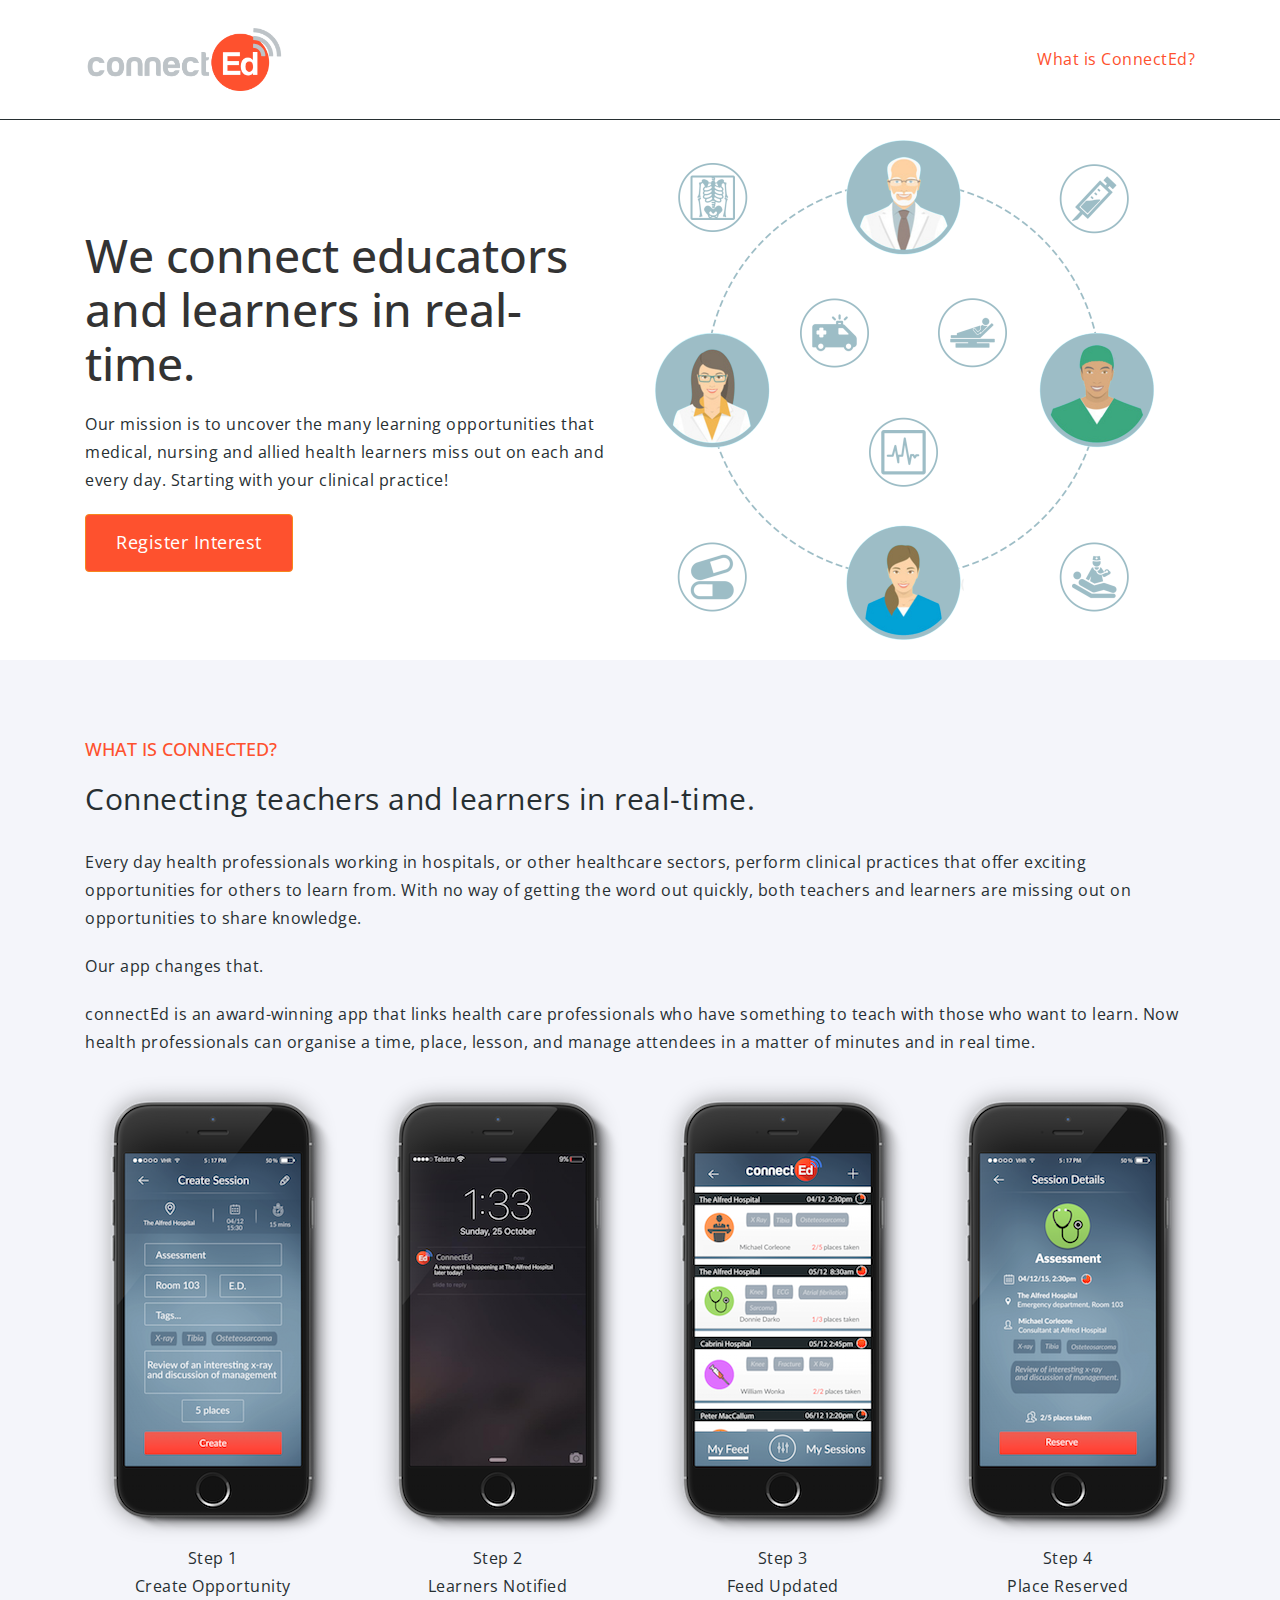
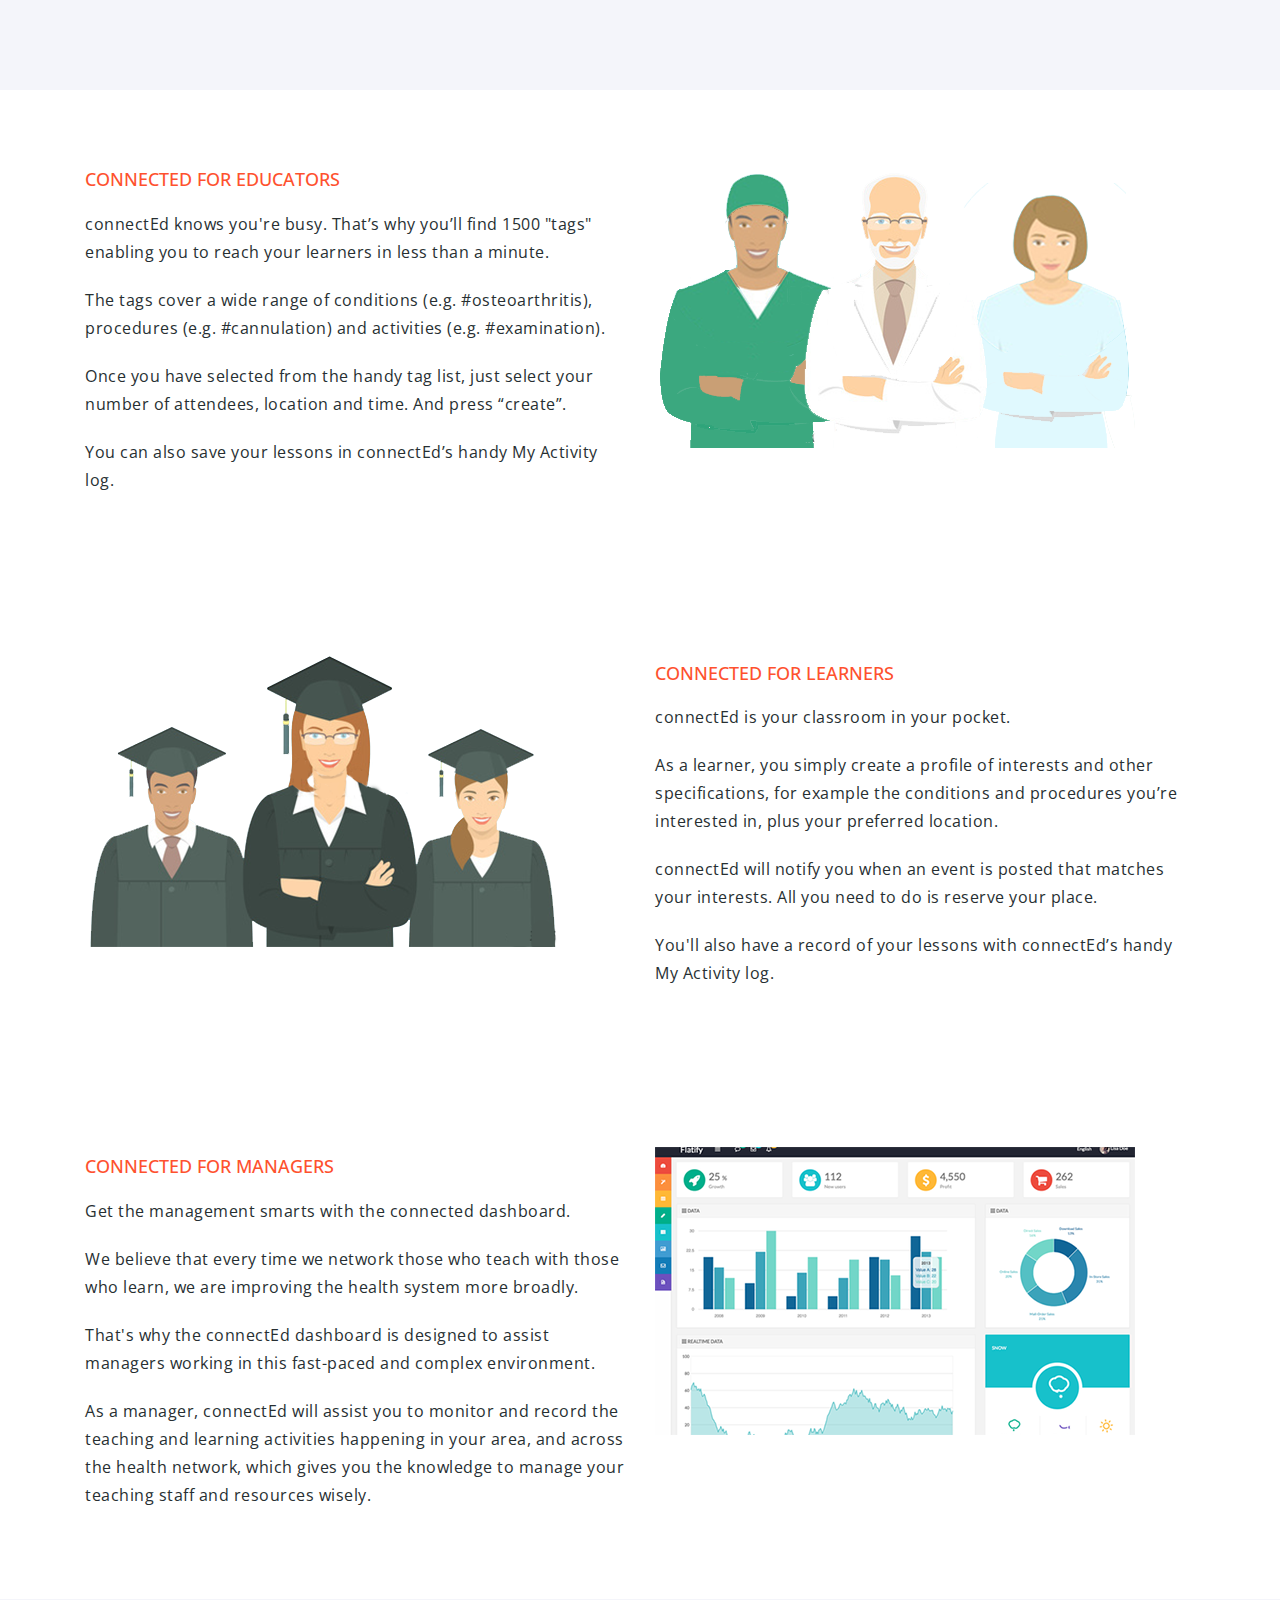
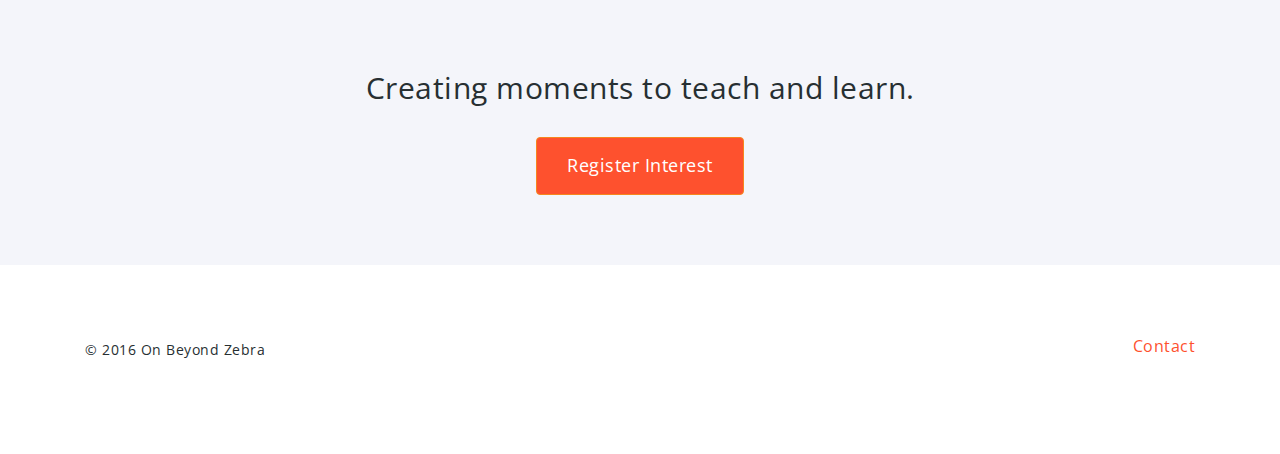
<file: index.html>
<!doctype html>

<html lang="en">
<head>
  <meta charset="utf-8">

  <title>Connected Team App</title>
  <meta name="description" content="Connected Team App">
  <meta name="author" content="On Beyond Zebra Pty. Ltd.">

  <meta name="viewport" content="width=device-width, initial-scale=1">

  <link rel="stylesheet" href="css/bootstrap.min.css">
  <link rel="stylesheet" href="css/styles.css">
  <link href='http://fonts.googleapis.com/css?family=Lato&subset=latin,latin-ext' rel='stylesheet' type='text/css'>

  <link rel="shortcut icon" href="img/favicon.ico" type="image/x-icon">
  <link rel="icon" href="img/favicon.ico" type="image/x-icon">

  <!--[if lt IE 9]>
  <script src="http://html5shiv.googlecode.com/svn/trunk/html5.js"></script>
  <![endif]-->
</head>

<body>

  <nav class="verticalAlign">
    <div class="container verticalAlign">
      <div class="col-md-3">
        <img id="logo" src="img/logo_orange_vibrant.png">
      </div>
      <div class="col-md-9 text-right hidden-sm hidden-xs">
        <a href="" id="whatHeadLink">What is ConnectEd?</a>
      </div>
    </div>
  </nav>

  <header class="bgPrimary herotron">
    <div class="container verticalAlign">
      <div class="col-md-6 col-sm-12">
        <h1>We connect educators and learners in real-time.</h1>
        <p>
          Our mission is to uncover the many learning opportunities that
          medical, nursing and allied health learners miss out on each and
          every day. Starting with your clinical practice!
        </p>
        <!--<a href="" class="btn btn-success headerCta" data-toggle="modal" data-target="#demoModal">View Live Demo</a> -->
        <!-- <a href="img/connectEd%20Trial%20Information.pdf" class="btn btn-success headerCta">Download Instruction Book</a> -->
        <a href="https://limbera.typeform.com/to/VfuOzZ" class="btn btn-success headerCta">Register Interest</a>
      </div>
      <div class="col-md-6 hidden-sm hidden-xs">
        <img id="banner" src="img/banner.png">
      </div>
    </div>
  </header>

  <section class="bgSecondary">
    <div class="container">
      <div id="whatExplanation" class="col-md-12">
        <h4>What Is ConnectEd?</h4>
        <p class="lead">Connecting teachers and learners in real-time.</p>
        <p>
          Every day health professionals working in hospitals, or other healthcare
          sectors, perform clinical practices that offer exciting opportunities for
          others to learn from. With no way of getting the word out quickly, both
          teachers and learners are missing out on opportunities to share knowledge.
        </p>
        <p class="emphasis">
          Our app changes that.
        </p>
        <p>
          connectEd is an award-winning app that links health
          care professionals who have something to teach with those who want to learn.
          Now health professionals can organise a time, place, lesson, and manage
          attendees in a matter of minutes and in real time.
        </p>
      </div>
    </div>

    <!-- Only visible on md and lg -->
    <div id="screenshotsDesktop" class="visible-md visible-lg">
      <div class="container text-center">
        <div class="col-md-3">
          <img class="screenshot" src="img/screenshot_1.png">
        </div>
        <div class="col-md-3">
          <img class="screenshot" src="img/screenshot_4.png">
        </div>
        <div class="col-md-3">
          <img class="screenshot" src="img/screenshot_2.png">
        </div>
        <div class="col-md-3">
          <img class="screenshot" src="img/screenshot_3.png">
        </div>

        <div class="col-md-3">
          <p>
            Step 1<br>
            Create Opportunity
          </p>
        </div>
        <div class="col-md-3">
          <p>
            Step 2<br>
            Learners Notified
          </p>
        </div>
        <div class="col-md-3">
          <p>
            Step 3<br>
            Feed Updated
          </p>
        </div>
        <div class="col-md-3">
          <p>
            Step 4<br>
            Place Reserved
          </p>
        </div>
      </div>
    </div><!-- Only visible on md and lg -->

    <!-- Only visible on sm and xs -->
    <div id="screenshotsMobile" class="visible-xs visible-sm">
      <div class="container text-center">
        <div class="col-sm-12 col-md-3">
          <img class="screenshot" src="img/screenshot_1.png">
        </div>
        <div class="col-sm-12 col-md-3">
          <p>
            Step 1<br>
            Create Opportunity
          </p>
        </div>
        <div class="col-sm-12 col-md-3">
          <img class="screenshot" src="img/screenshot_4.png">
        </div>
        <div class="col-sm-12 col-md-3">
          <p>
            Step 2<br>
            Learners Notified
          </p>
        </div>
        <div class="col-sm-12 col-md-3">
          <img class="screenshot" src="img/screenshot_2.png">
        </div>
        <div class="col-sm-12 col-md-3">
          <p>
            Step 3<br>
            Feed Updated
          </p>
        </div>
        <div class="col-sm-12 col-md-3">
          <img class="screenshot" src="img/screenshot_3.png">
        </div>
        <div class="col-sm-12 col-md-3">
          <p>
            Step 4<br>
            Place Reserved
          </p>
        </div>
      </div>
    </div>
  </section><!-- Only visible on sm and xs -->


  <section class="bgPrimary users">
    <div class="container">
      <div class="col-md-6">
        <h4>ConnectEd for Educators</h4>
        <p class="">
          connectEd knows you're busy. That’s why you’ll find 1500 "tags"
          enabling you to reach your learners in less than a minute.
        </p>
        <p>
          The tags cover a wide range of conditions (e.g. #osteoarthritis),
          procedures (e.g. #cannulation) and activities (e.g. #examination).
        </p>
        <p>
          Once you have selected from the handy tag list, just select your
          number of attendees, location and time. And press “create”.
        </p>
        <p>
          You can
          also save your lessons in connectEd’s handy My Activity log.
        </p>
        <!-- <a href="">Learn more...</a> -->
      </div>
      <div class="col-md-6">
        <img src="img/connected_for_educators.png">
      </div>
    </div>
  </section>

  <section class="bgPrimary users">
    <div class="container">
      <div class="col-sm-12 col-md-6 col-md-push-6">
        <h4>ConnectEd for Learners</h4>
        <p>
          connectEd is your classroom in your pocket.
        </p>
        <p>
          As a learner, you simply create a profile of interests and other
          specifications, for example the conditions and procedures you’re
          interested in, plus your preferred location.
        </p>
        <p>
          connectEd will notify you when an event is posted that matches
          your interests. All you need to do is reserve your place.
        </p>
        <p>
          You'll also have a record of your lessons with connectEd’s handy My Activity log.
        </p>
        <!-- <a href="">Learn more...</a> -->
      </div>
      <div class="col-sm-12 col-md-6 col-md-pull-6">
        <img src="img/connected_for_learners.png">
      </div>
    </div>
  </section>

  <section class="bgPrimary users">
    <div class="container">
      <div class="col-md-6">
        <h4>ConnectEd for Managers</h4>
        <p>
          Get the management smarts with the connected dashboard.
        </p>
        <p>
          We believe that every time we network those who teach with those who learn,
          we are improving the health system more broadly.
        </p>
        <p>
          That's why the connectEd dashboard is designed to assist managers working
          in this fast-paced and complex environment.
        </p>
        <p>
          As a manager, connectEd will assist you to monitor and record the teaching
          and learning activities happening in your area, and across the health
          network, which gives you the knowledge to manage your teaching staff and resources wisely.
        </p>
        <!-- <a href="">Learn more...</a> -->
      </div>
      <div class="col-md-6">
        <img src="img/connected_for_administrators.png">
      </div>
    </div>
  </section>

  <section class="bgSecondary">
    <div class="container text-center">
      <div class="col-md-12">
        <p class="lead">Creating moments to teach and learn.</p>
        <!--<a href="" class="btn btn-success headerCta" data-toggle="modal" data-target="#demoModal">View Live Demo</a> -->
        <!-- <a href="img/connectEd%20Trial%20Information.pdf" class="btn btn-success headerCta">Download Instruction Book</a> -->
        <a href="https://limbera.typeform.com/to/VfuOzZ" class="btn btn-success headerCta">Register Interest</a>
      </div>
    </div>
  </section>

  <section class="bgPrimary">
    <div class="container">
      <div class="col-xs-9">
        <p><small>© 2016 On Beyond Zebra</small></p>
      </div>
      <div class="col-xs-3 text-right">
        <a href="https://limbera.typeform.com/to/VfuOzZ">Contact</a>
      </div>
    </div>
  </section>


  <!-- Modal -->
  <div class="modal fade" id="demoModal" tabindex="-1" role="dialog" aria-labelledby="myModalLabel">
    <div class="modal-dialog" role="document">
      <div class="modal-content">
        <div class="modal-header">
          <button type="button" class="close" data-dismiss="modal" aria-label="Close"><span aria-hidden="true">&times;</span></button>
          <h4 class="modal-title">Live Demo</h4>
        </div>
        <form id="demoForm" class="form">
          <div class="modal-body">
            <p>
               Leave your details here to be contacted for a live demo.
            </p>
            <div class="form-group">
              <label class="sr-only" for="name">Name</label>
              <input type="text" class="form-control" id="name" name="entry.1216290066" placeholder="Name">
            </div>
            <div class="form-group">
              <label class="sr-only" for="phone">Phone Number</label>
              <input type="text" class="form-control" id="phone" name="entry.1876550738" placeholder="Phone">
            </div>
            <div class="form-group">
              <label class="sr-only" for="email">Email</label>
              <input type="text" class="form-control" id="email" name="entry.1589502254" placeholder="Email">
            </div>
            <div class="form-group">
              <label class="sr-only" for="institution">Institution</label>
              <input type="text" class="form-control" id="institution" name="entry.546673556" placeholder="Institution">
            </div>
            <span id="helpBlock" class="help-block hidden">Thanks! We'll be in touch.</span>
          </div>
          <div class="modal-footer">
            <button type="button" class="btn btn-default" data-dismiss="modal">Close</button>
            <button type="button" onClick="postContactToGoogle()" class="btn btn-success">View Demo</button>
          </div>
        </form>
      </div>
    </div>
  </div><!-- Modal -->

  <script src="js/jquery-1.12.0.min.js"></script>
  <script src="js/bootstrap.min.js"></script>
  <script src="js/scripts.js"></script>
</body>
</html>
</file>
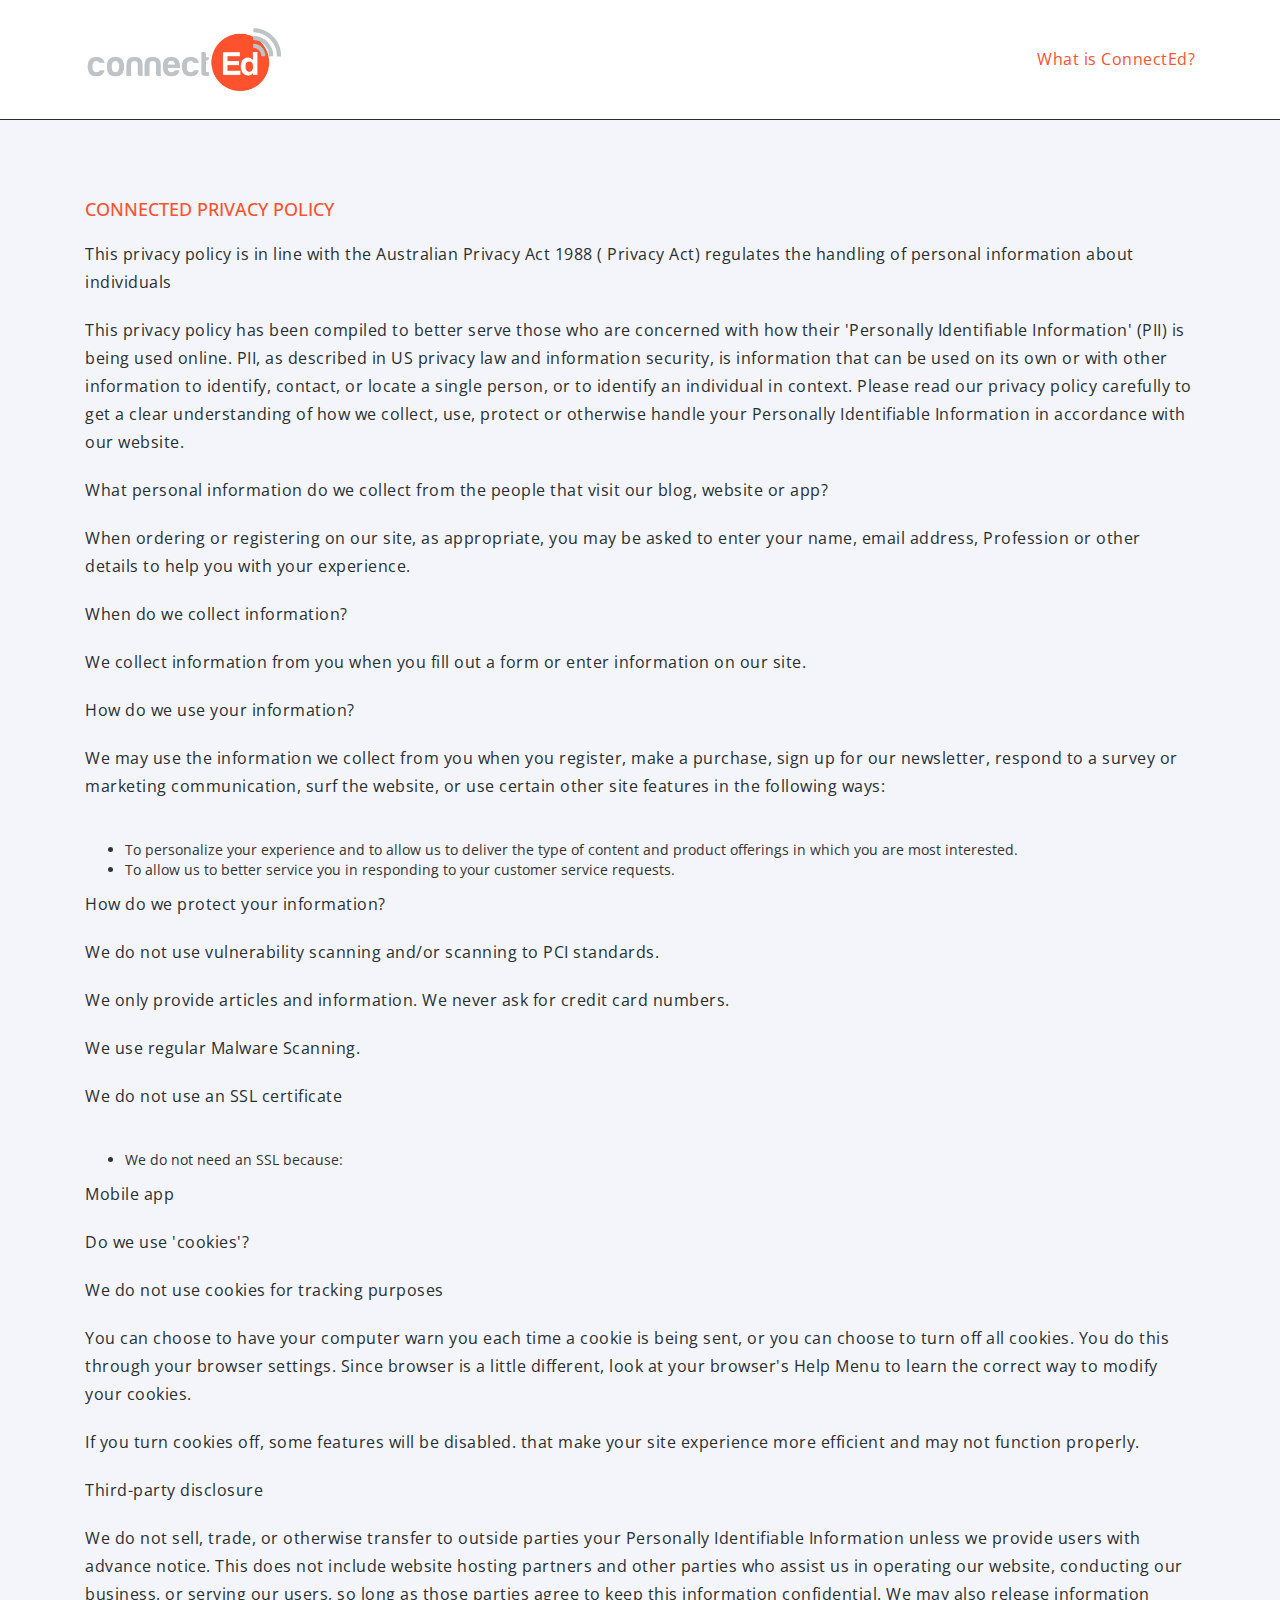
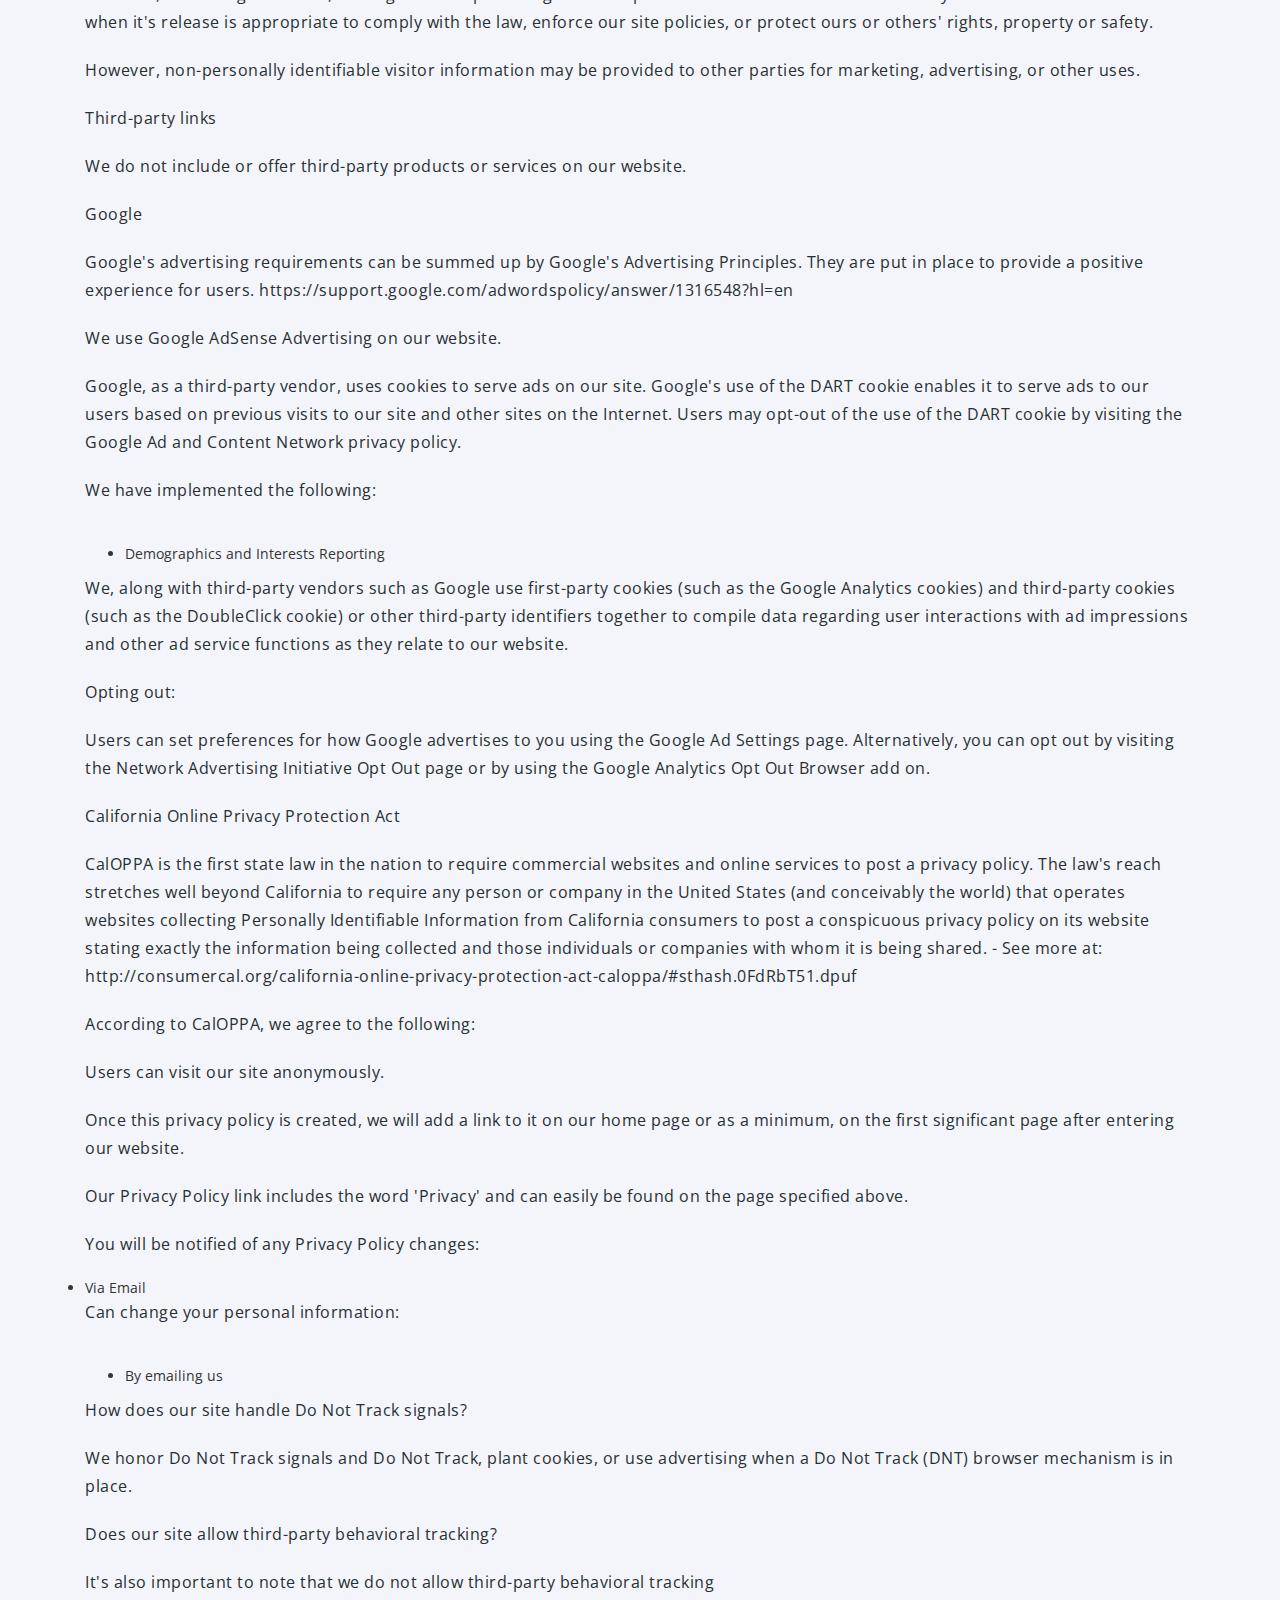
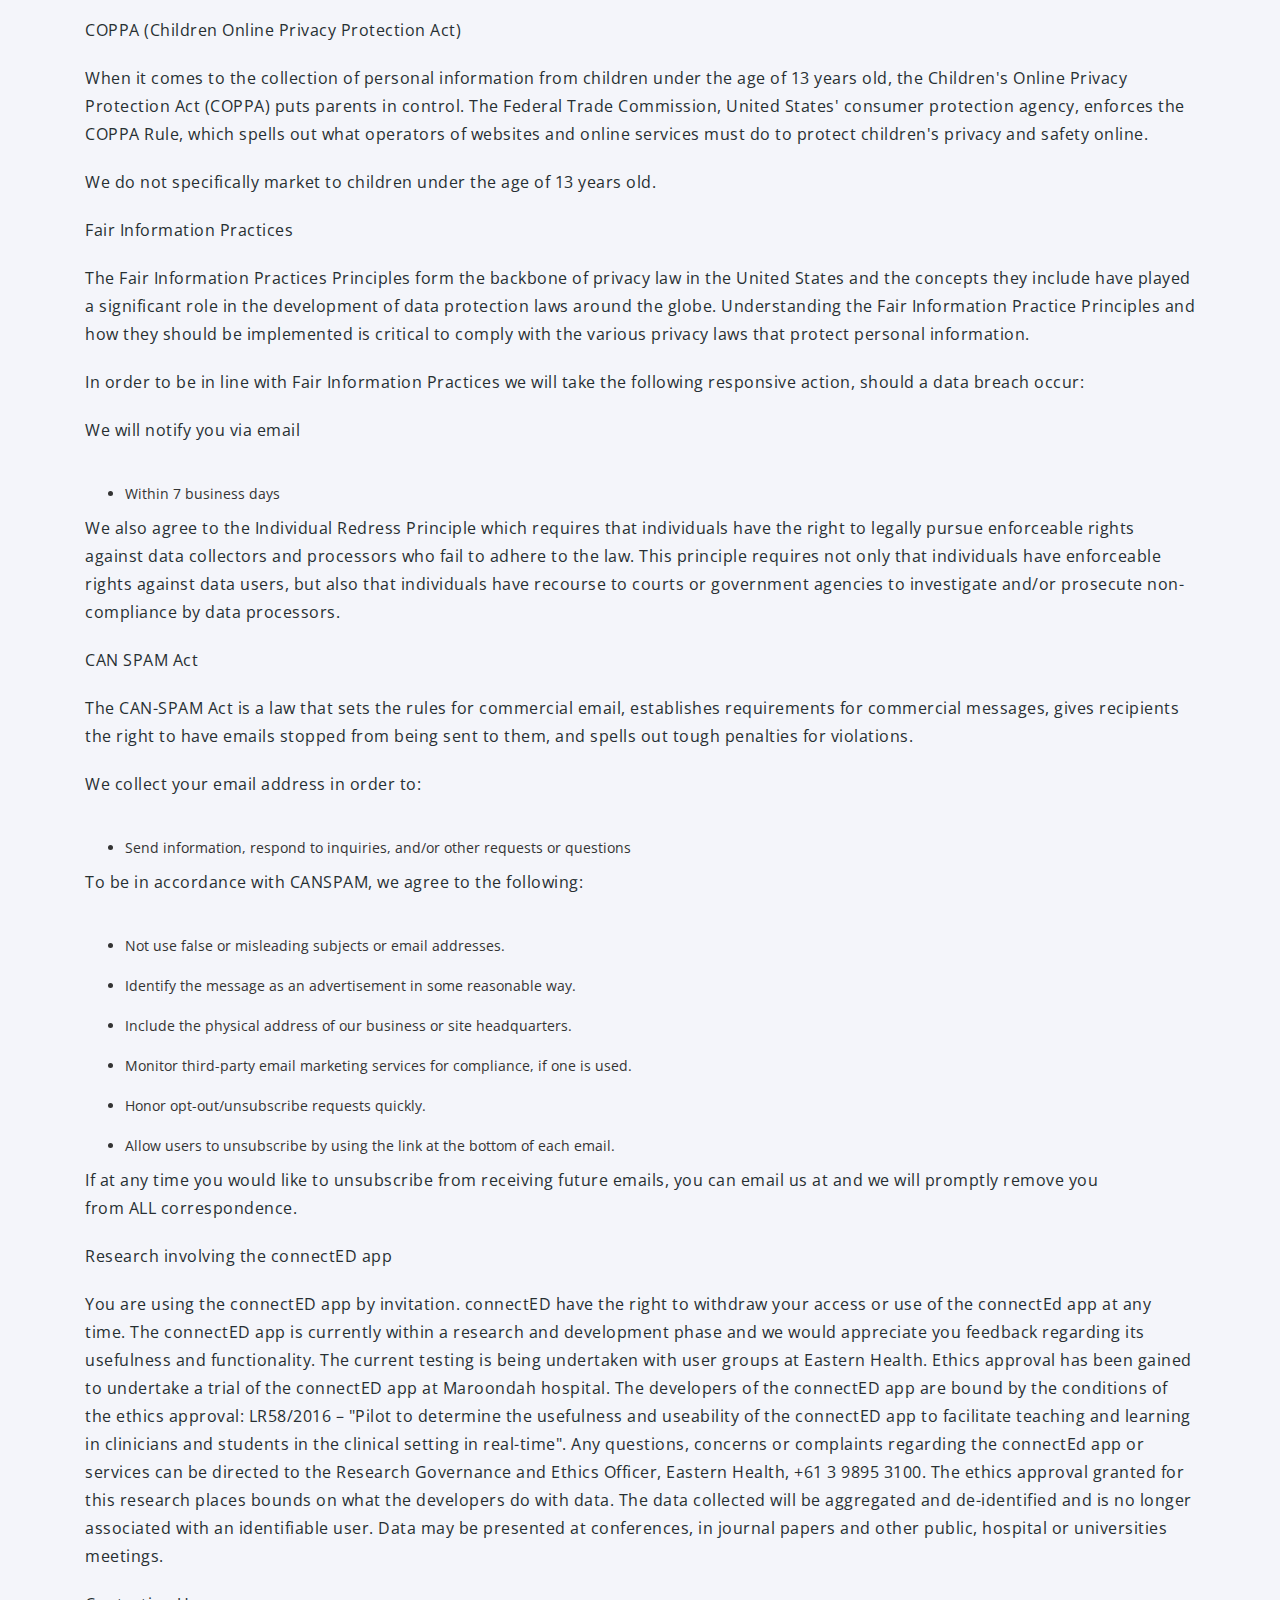
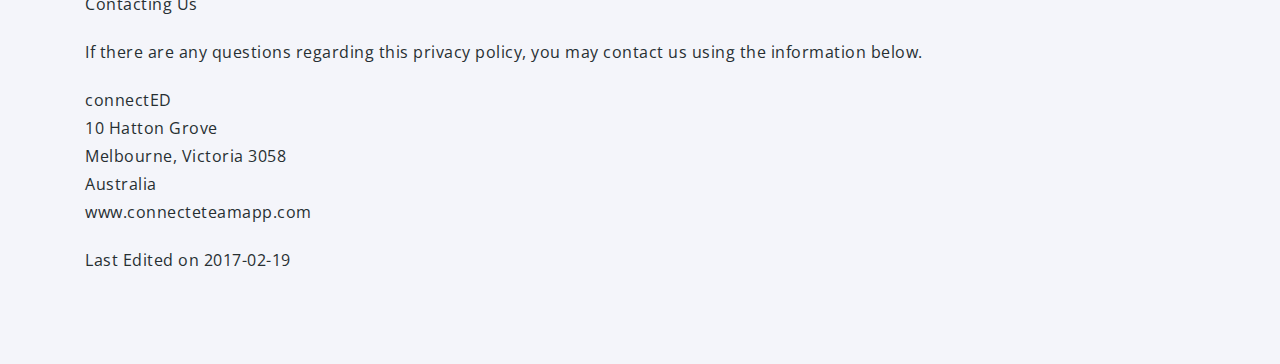
<file: privacy.html>
<!doctype html>

<html lang="en">
<head>
  <meta charset="utf-8">

  <title>Connected Team App</title>
  <meta name="description" content="Connected Team App">
  <meta name="author" content="On Beyond Zebra Pty. Ltd.">

  <meta name="viewport" content="width=device-width, initial-scale=1">

  <link rel="stylesheet" href="css/bootstrap.min.css">
  <link rel="stylesheet" href="css/styles.css">
  <link href='http://fonts.googleapis.com/css?family=Lato&subset=latin,latin-ext' rel='stylesheet' type='text/css'>

  <link rel="shortcut icon" href="img/favicon.ico" type="image/x-icon">
  <link rel="icon" href="img/favicon.ico" type="image/x-icon">

  <!--[if lt IE 9]>
  <script src="http://html5shiv.googlecode.com/svn/trunk/html5.js"></script>
  <![endif]-->
</head>

<body>

  <nav class="verticalAlign">
    <div class="container verticalAlign">
      <div class="col-md-3">
        <img id="logo" src="img/logo_orange_vibrant.png">
      </div>
      <div class="col-md-9 text-right hidden-sm hidden-xs">
        <a href="" id="whatHeadLink">What is ConnectEd?</a>
      </div>
    </div>
  </nav>

  <section class="bgSecondary">
    <div class="container">
      <div id="whatExplanation" class="col-md-12">
        <h4>connectEd Privacy Policy</h4>

<p>This privacy policy is in line with the Australian Privacy Act 1988 ( Privacy Act) regulates the handling of personal information about individuals</p>
<p>This privacy policy has been compiled to better serve those who are concerned with how their 'Personally Identifiable Information' (PII) is being used online. PII, as described in US privacy law and information security, is information that can be used on its own or with other information to identify, contact, or locate a single person, or to identify an individual in context. Please read our privacy policy carefully to get a clear understanding of how we collect, use, protect or otherwise handle your Personally Identifiable Information in accordance with our website.</p>

<p>What personal information do we collect from the people that visit our blog, website or app?</p>

<p>When ordering or registering on our site, as appropriate, you may be asked to enter your name, email address, Profession or other details to help you with your experience.</p>

<p>When do we collect information?</p>

<p>We collect information from you when you fill out a form or enter information on our site.</p>


<p>How do we use your information?</p>

<p>We may use the information we collect from you when you register, make a purchase, sign up for our newsletter, respond to a survey or marketing communication, surf the website, or use certain other site features in the following ways:</p>
<ul>      
  <li>To personalize your experience and to allow us to deliver the type of content and product offerings in which you are most interested.</li>
  <li>To allow us to better service you in responding to your customer service requests.</li>
</ul>
<p>How do we protect your information?</p>

<p>We do not use vulnerability scanning and/or scanning to PCI standards.</p>
<p>We only provide articles and information. We never ask for credit card numbers.</p>
<p>We use regular Malware Scanning.</p>
<p>We do not use an SSL certificate</p>
<ul>
      <li>We do not need an SSL because:</li>
</ul>
<p>Mobile app</p>

<p>Do we use 'cookies'?</p>

<p>We do not use cookies for tracking purposes</p>

<p>You can choose to have your computer warn you each time a cookie is being sent, or you can choose to turn off all cookies. You do this through your browser settings. Since browser is a little different, look at your browser's Help Menu to learn the correct way to modify your cookies.</p>

<p>If you turn cookies off, some features will be disabled. that make your site experience more efficient and may not function properly.</p>



<p>Third-party disclosure</p>

<p>We do not sell, trade, or otherwise transfer to outside parties your Personally Identifiable Information unless we provide users with advance notice. This does not include website hosting partners and other parties who assist us in operating our website, conducting our business, or serving our users, so long as those parties agree to keep this information confidential. We may also release information when it's release is appropriate to comply with the law, enforce our site policies, or protect ours or others' rights, property or safety. </p>

<p>However, non-personally identifiable visitor information may be provided to other parties for marketing, advertising, or other uses.</p>

<p>Third-party links</p>

<p>We do not include or offer third-party products or services on our website.</p>

<p>Google</p>
<p>Google's advertising requirements can be summed up by Google's Advertising Principles. They are put in place to provide a positive experience for users. https://support.google.com/adwordspolicy/answer/1316548?hl=en </p>
<p>We use Google AdSense Advertising on our website.</p>

<p>Google, as a third-party vendor, uses cookies to serve ads on our site. Google's use of the DART cookie enables it to serve ads to our users based on previous visits to our site and other sites on the Internet. Users may opt-out of the use of the DART cookie by visiting the Google Ad and Content Network privacy policy.</p>

<p>We have implemented the following:</p>
<ul>
      <li>Demographics and Interests Reporting</li>
</ul>

<p>We, along with third-party vendors such as Google use first-party cookies (such as the Google Analytics cookies) and third-party cookies (such as the DoubleClick cookie) or other third-party identifiers together to compile data regarding user interactions with ad impressions and other ad service functions as they relate to our website.</p>

<p>Opting out:</p>
<p>Users can set preferences for how Google advertises to you using the Google Ad Settings page. Alternatively, you can opt out by visiting the Network Advertising Initiative Opt Out page or by using the Google Analytics Opt Out Browser add on.</p>

<p>California Online Privacy Protection Act</p>

<p>CalOPPA is the first state law in the nation to require commercial websites and online services to post a privacy policy. The law's reach stretches well beyond California to require any person or company in the United States (and conceivably the world) that operates websites collecting Personally Identifiable Information from California consumers to post a conspicuous privacy policy on its website stating exactly the information being collected and those individuals or companies with whom it is being shared. - See more at: http://consumercal.org/california-online-privacy-protection-act-caloppa/#sthash.0FdRbT51.dpuf</p>

<p>According to CalOPPA, we agree to the following:</p>
<p>Users can visit our site anonymously.</p>
<p>Once this privacy policy is created, we will add a link to it on our home page or as a minimum, on the first significant page after entering our website.</p>
<p>Our Privacy Policy link includes the word 'Privacy' and can easily be found on the page specified above.</p>

<p>You will be notified of any Privacy Policy changes:
     <li>Via Email</li>
<p>Can change your personal information:</p>
<ul>
     <li>By emailing us</li>
</ul>

<p>How does our site handle Do Not Track signals?</p>
<p>We honor Do Not Track signals and Do Not Track, plant cookies, or use advertising when a Do Not Track (DNT) browser mechanism is in place.</p>

<p>Does our site allow third-party behavioral tracking?</p>
<p>It's also important to note that we do not allow third-party behavioral tracking</p>

<p>COPPA (Children Online Privacy Protection Act)</p>

<p>When it comes to the collection of personal information from children under the age of 13 years old, the Children's Online Privacy Protection Act (COPPA) puts parents in control. The Federal Trade Commission, United States' consumer protection agency, enforces the COPPA Rule, which spells out what operators of websites and online services must do to protect children's privacy and safety online.</p>
<p>We do not specifically market to children under the age of 13 years old.</p>

<p>Fair Information Practices</p>

<p>The Fair Information Practices Principles form the backbone of privacy law in the United States and the concepts they include have played a significant role in the development of data protection laws around the globe. Understanding the Fair Information Practice Principles and how they should be implemented is critical to comply with the various privacy laws that protect personal information.</p>
<p>In order to be in line with Fair Information Practices we will take the following responsive action, should a data breach occur:</p>
<p>We will notify you via email</p>
<ul>
      <li>Within 7 business days</li>
</ul>

<p>We also agree to the Individual Redress Principle which requires that individuals have the right to legally pursue enforceable rights against data collectors and processors who fail to adhere to the law. This principle requires not only that individuals have enforceable rights against data users, but also that individuals have recourse to courts or government agencies to investigate and/or prosecute non-compliance by data processors.</p>

<p>CAN SPAM Act</p>

<p>The CAN-SPAM Act is a law that sets the rules for commercial email, establishes requirements for commercial messages, gives recipients the right to have emails stopped from being sent to them, and spells out tough penalties for violations.</p>
<p>We collect your email address in order to:</p>
<ul>
      <li>Send information, respond to inquiries, and/or other requests or questions</li>
</ul>
<p>To be in accordance with CANSPAM, we agree to the following:</p>
<ul>
     <li>Not use false or misleading subjects or email addresses.</li>
     <li>Identify the message as an advertisement in some reasonable way.</li>
     <li>Include the physical address of our business or site headquarters.</li>
     <li>Monitor third-party email marketing services for compliance, if one is used.</li>
     <li>Honor opt-out/unsubscribe requests quickly.</li>
     <li>Allow users to unsubscribe by using the link at the bottom of each email.</li>
</ul>

<p>If at any time you would like to unsubscribe from receiving future emails, you can email us at and we will promptly remove you from ALL correspondence.</p>

<p>Research involving the connectED app</p>

<p>You are using the connectED app by invitation. connectED have the right to withdraw your access or use of the connectEd app at any time. The connectED app is currently within a research and development phase and we would appreciate you feedback regarding its usefulness and functionality. The current testing is being undertaken with user groups at Eastern Health. Ethics approval has been gained to undertake a trial of the connectED app at Maroondah hospital. The developers of the connectED app are bound by the conditions of the ethics approval: LR58/2016 – "Pilot to determine the usefulness and useability of the connectED app to facilitate teaching and learning in clinicians and students in the clinical setting in real-time". Any questions, concerns or complaints regarding the connectEd app or services can be directed to the Research Governance and Ethics Officer, Eastern Health, +61 3 9895 3100. The ethics approval granted for this research places bounds on what the developers do with data. The data collected will be aggregated and de-identified and is no longer associated with an identifiable user. Data may be presented at conferences, in journal papers and other public, hospital or universities meetings.</p>

<p>Contacting Us</p>

<p>If there are any questions regarding this privacy policy, you may contact us using the information below.</p>

<p>connectED<br>
10 Hatton Grove<br>
Melbourne, Victoria 3058<br>
Australia<br>
www.connecteteamapp.com</p>

<p>Last Edited on 2017-02-19</p>



      </div>
    </div>

  <script src="js/jquery-1.12.0.min.js"></script>
  <script src="js/bootstrap.min.js"></script>
  <script src="js/scripts.js"></script>
</body>
</html>
</file>
<file: css/styles.css>
@import url(https://fonts.googleapis.com/css?family=Open+Sans:400,300,600);


/* ----------- Page elements ----------- */
body {
    font-family: 'Open Sans', sans-serif;
}
nav {
    height: 120px;
    border-bottom: 1px solid rgb(39, 47, 50);
}
header {
    padding: 20px 0px;
}
section {
    padding: 70px 0px;
}

/* ----------- Typography ----------- */
h1 {
    font-size: 46px;
    line-height: 54px;
    margin-bottom: 20px;
}
h4 {
    text-transform: uppercase;
    color: #fe512e;
    margin-bottom: 20px;
}
p.lead {
    font-size: 30px;
    font-weight: 400;
    line-height: 38px;
    margin-bottom: 30px;
}
p {
    font-size: 16px;
    letter-spacing: 0.5px;
    line-height: 28px;
    color: rgb(39, 47, 50);
    margin-bottom: 20px;
}
a {
    font-size: 16px;
    letter-spacing: 0.5px;
    color: #fe512e;
}
a:hover {
    color: #f6861d;
    text-decoration: none;
}

/* ----------- Images ----------- */
img#logo {
    width:200px;
}
img#banner {
    width: 500px;
}
img.screenshot {
    width: 250px;
}

/* ----------- Forms ----------- */
input {
    height:30px; /* Must match button height */
}

/* ----------- Buttons ----------- */
.btn {
    font-size: 18px;
    padding: 15px 30px;
}
.btn-success,
.btn-success:focus,
.btn-success:active {
    background-color: #fe512e !important;
    border-color: #f6861d !important;
}
.btn-success:hover {
    background-color: #f6861d !important;
    border-color: #fe512e !important;
}

/* ----------- Helper Classes ----------- */
.verticalAlign {
    display: flex;
    align-items: center;
}
.bgSecondary {
    background-color: rgb(244, 245, 250);
}
.bgPrimary {
    background-color: rgb(255, 255, 255);
}

/* ----------- Media Queries ----------- */

/* Smartphones (portrait and landscape) ----------- */
@media only screen
    and (min-device-width : 320px)
    and (max-device-width : 480px) {

    nav {
        height: 80px;
    }
    header {
        margin-bottom: 40px;
    }
    img#logo {
        width: 150px;
    }
    img.screenshot {
        width: 280px;
    }
    .users img {
        width: 280px;
    }
}

/* iPads (landscape) ----------- */
@media only screen
and (min-device-width : 768px)
and (max-device-width : 1024px)
and (orientation : landscape) {

}

/* iPads (portrait) ----------- */
@media only screen
and (min-device-width : 768px)
and (max-device-width : 1024px)
and (orientation : portrait) {
    .herotron {
        height: 500px;
        padding-top: 90px;
    }
}
</file>
